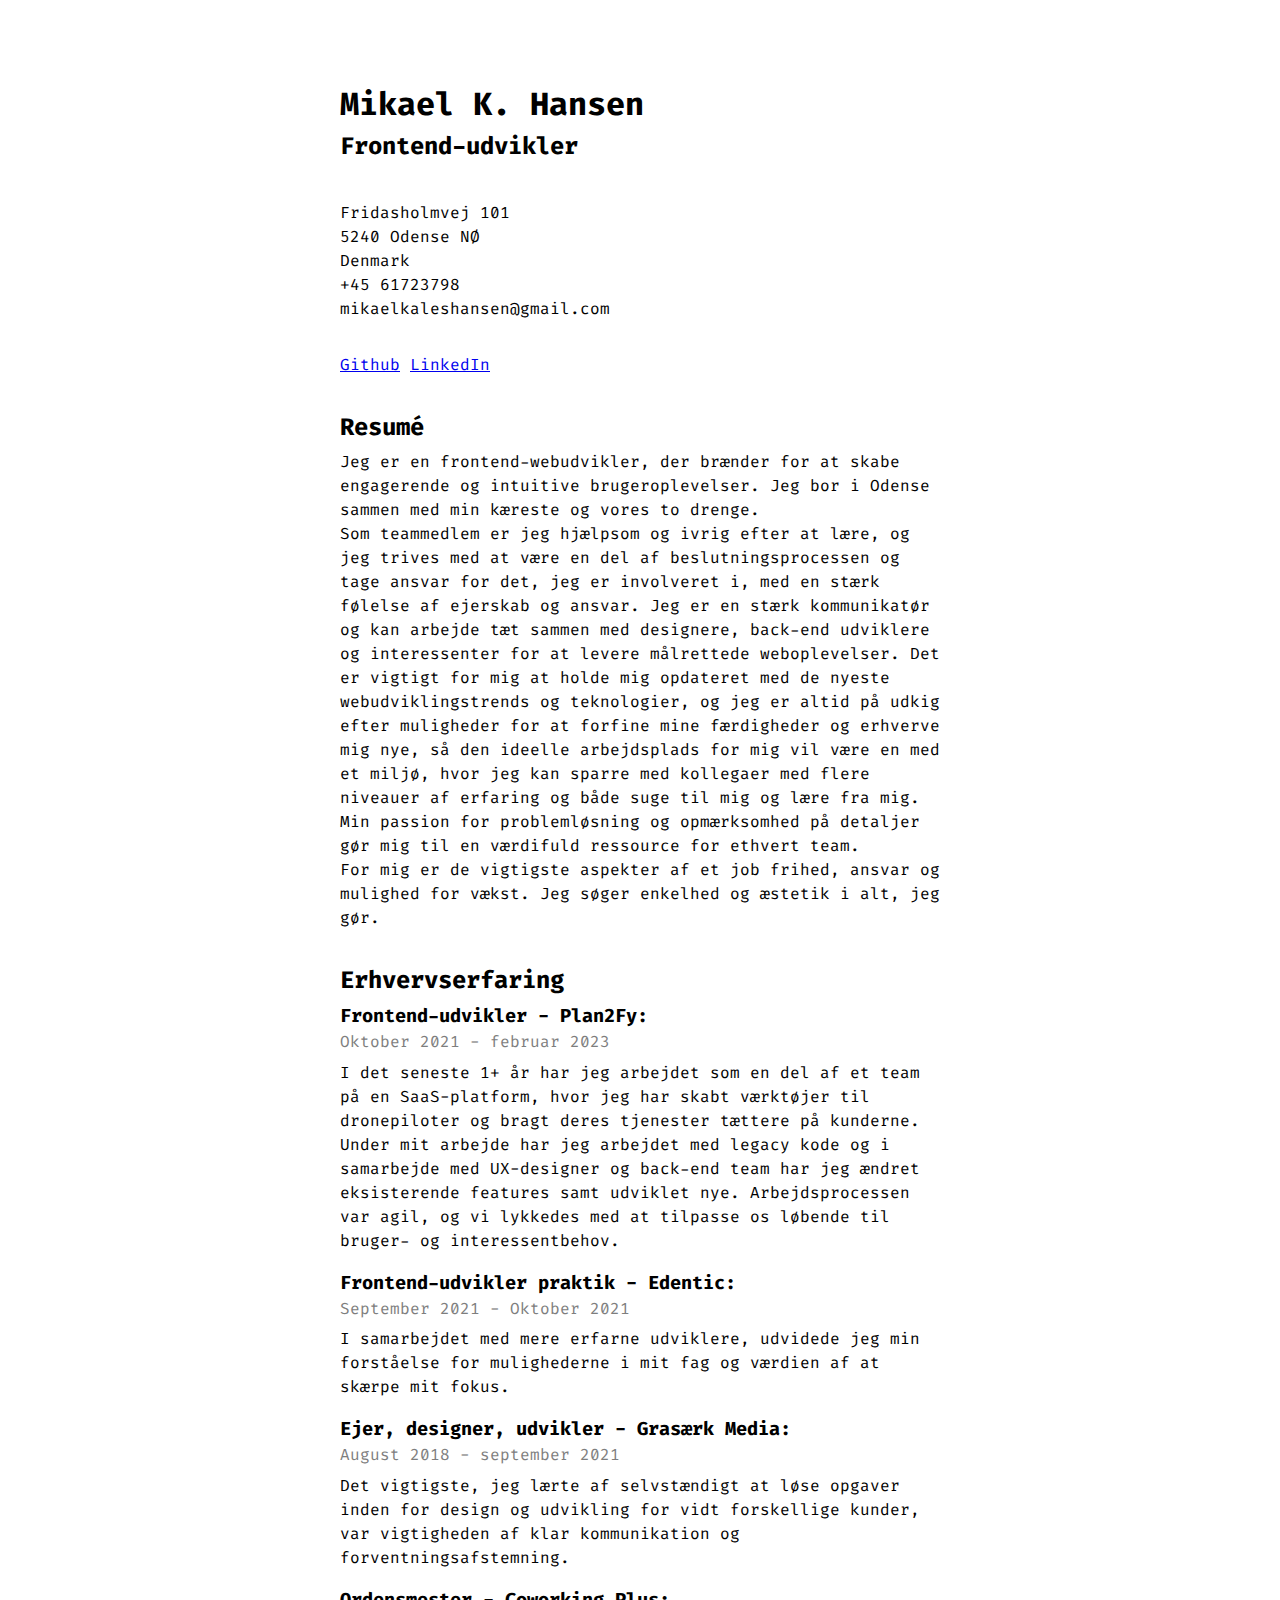
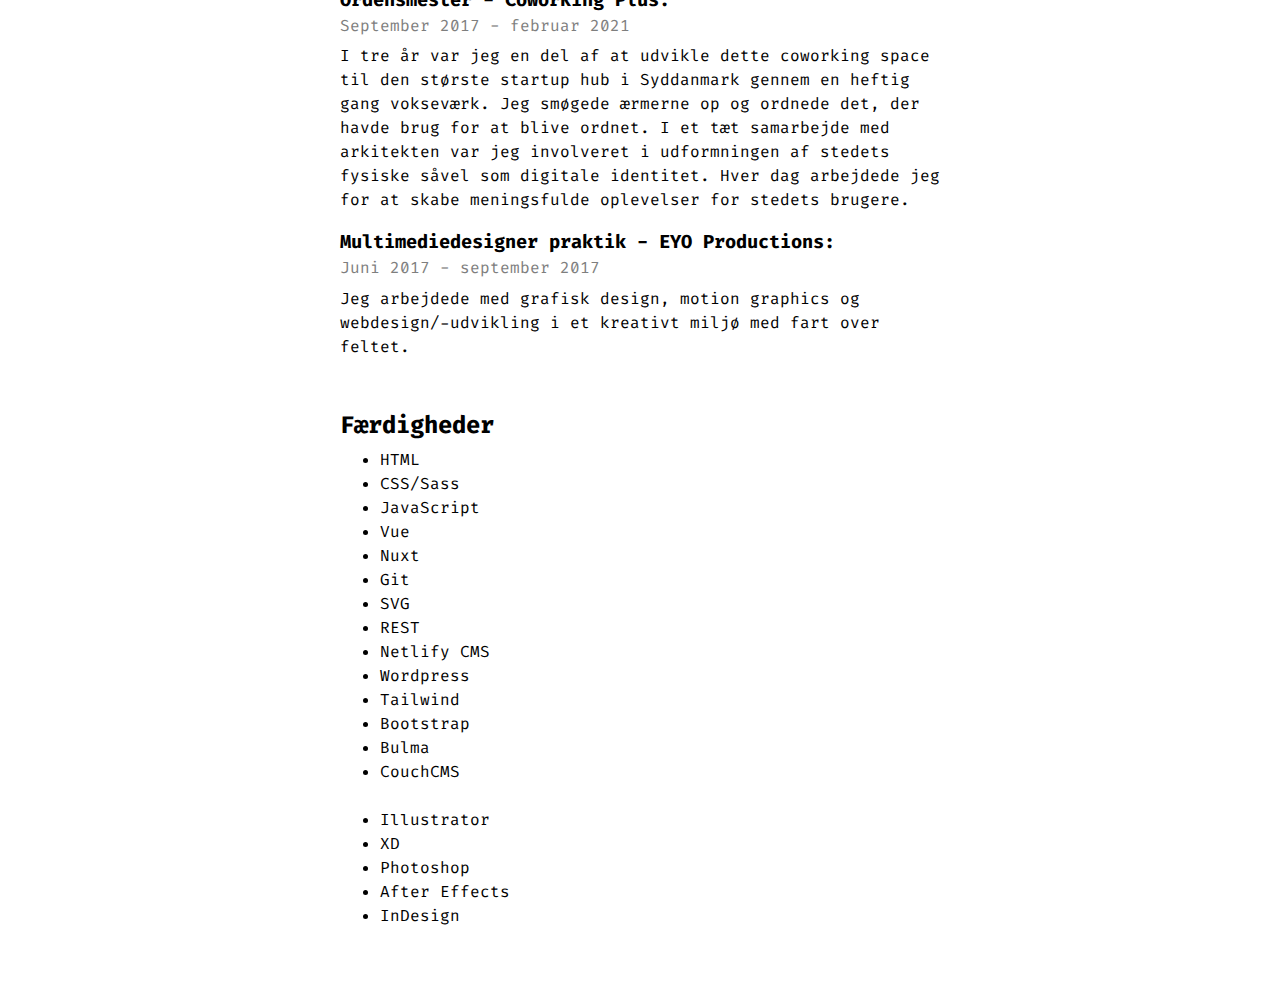
<file: index.html>
<!DOCTYPE html>
<html lang="da">
	<head>
		<meta charset="UTF-8" />
		<meta http-equiv="X-UA-Compatible" content="IE=edge" />
		<meta name="viewport" content="width=device-width, initial-scale=1.0" />
		<link rel="preconnect" href="https://fonts.googleapis.com" />
		<link rel="preconnect" href="https://fonts.gstatic.com" crossorigin />
		<link
			href="https://fonts.googleapis.com/css2?family=Fira+Code:wght@400;600&display=swap"
			rel="stylesheet"
		/>
		<link rel="stylesheet" href="/css/style.css" />
		<title>Mikael K. Hansen | Frontend-udvikler</title>
	</head>
	<body>
		<div class="page-wrapper">
			<div class="page-wrapper__inner-container">
				<div class="section">
					<h1>Mikael K. Hansen</h1>
					<h2>Frontend-udvikler</h2>
				</div>
				<div class="section">
					<span>Fridasholmvej 101</span>
					<br />
					<span>5240 Odense NØ</span>
					<br />
					<span>Denmark</span>
					<br />
					<span>+45 61723798</span>
					<br />
					<span>mikaelkaleshansen@gmail.com</span>
				</div>
				<div class="section">
					<a href="https://github.com/m-kales">Github</a>
					<a href="https://www.linkedin.com/in/mikael-kales-hansen-73a9167a"
						>LinkedIn</a
					>
				</div>
				<div class="section">
					<h2>Resumé</h2>
					<p>
						Jeg er en frontend-webudvikler, der brænder for at skabe engagerende
						og intuitive brugeroplevelser. Jeg bor i Odense sammen med min
						kæreste og vores to drenge.
						<br />
						Som teammedlem er jeg hjælpsom og ivrig efter at lære, og jeg trives
						med at være en del af beslutningsprocessen og tage ansvar for det,
						jeg er involveret i, med en stærk følelse af ejerskab og ansvar. Jeg
						er en stærk kommunikatør og kan arbejde tæt sammen med designere,
						back-end udviklere og interessenter for at levere målrettede
						weboplevelser. Det er vigtigt for mig at holde mig opdateret med de
						nyeste webudviklingstrends og teknologier, og jeg er altid på udkig
						efter muligheder for at forfine mine færdigheder og erhverve mig
						nye, så den ideelle arbejdsplads for mig vil være en med et miljø,
						hvor jeg kan sparre med kollegaer med flere niveauer af erfaring og
						både suge til mig og lære fra mig. Min passion for problemløsning og
						opmærksomhed på detaljer gør mig til en værdifuld ressource for
						ethvert team. <br />
						For mig er de vigtigste aspekter af et job frihed, ansvar og
						mulighed for vækst. Jeg søger enkelhed og æstetik i alt, jeg gør.
					</p>
				</div>
				<div class="section">
					<h2>Erhvervserfaring</h2>
					<ul class="container__articles">
						<li class="article">
							<h3>Frontend-udvikler - Plan2Fy:</h3>
							<span class="subtitle__duration"
								>Oktober 2021 - februar 2023</span
							>
							I det seneste 1+ år har jeg arbejdet som en del af et team på en
							SaaS-platform, hvor jeg har skabt værktøjer til dronepiloter og
							bragt deres tjenester tættere på kunderne. Under mit arbejde har
							jeg arbejdet med legacy kode og i samarbejde med UX-designer og
							back-end team har jeg ændret eksisterende features samt udviklet
							nye. Arbejdsprocessen var agil, og vi lykkedes med at tilpasse os
							løbende til bruger- og interessentbehov.
						</li>
						<li class="article">
							<h3>Frontend-udvikler praktik - Edentic:</h3>
							<span class="subtitle__duration"
								>September 2021 - Oktober 2021</span
							>
							I samarbejdet med mere erfarne udviklere, udvidede jeg min
							forståelse for mulighederne i mit fag og værdien af at skærpe mit
							fokus.
						</li>
						<li class="article">
							<h3>Ejer, designer, udvikler - Grasærk Media:</h3>
							<span class="subtitle__duration"
								>August 2018 - september 2021</span
							>
							Det vigtigste, jeg lærte af selvstændigt at løse opgaver inden for
							design og udvikling for vidt forskellige kunder, var vigtigheden
							af klar kommunikation og forventningsafstemning.
						</li>
						<li class="article">
							<h3>Ordensmester - Coworking Plus:</h3>
							<span class="subtitle__duration"
								>September 2017 - februar 2021</span
							>
							I tre år var jeg en del af at udvikle dette coworking space til
							den største startup hub i Syddanmark gennem en heftig gang
							vokseværk. Jeg smøgede ærmerne op og ordnede det, der havde brug
							for at blive ordnet. I et tæt samarbejde med arkitekten var jeg
							involveret i udformningen af stedets fysiske såvel som digitale
							identitet. Hver dag arbejdede jeg for at skabe meningsfulde
							oplevelser for stedets brugere.
						</li>
						<li class="article">
							<h3>Multimediedesigner praktik - EYO Productions:</h3>
							<span class="subtitle__duration">Juni 2017 - september 2017</span>
							Jeg arbejdede med grafisk design, motion graphics og
							webdesign/-udvikling i et kreativt miljø med fart over feltet.
						</li>
					</ul>
				</div>
				<div class="section">
					<h2>Færdigheder</h2>
					<ul>
						<li>HTML</li>
						<li>CSS/Sass</li>
						<li>JavaScript</li>
						<li>Vue</li>
						<li>Nuxt</li>
						<li>Git</li>
						<li>SVG</li>
						<li>REST</li>
						<li>Netlify CMS</li>
						<li>Wordpress</li>
						<li>Tailwind</li>
						<li>Bootstrap</li>
						<li>Bulma</li>
						<li>CouchCMS</li>
					</ul>
					<br />
					<ul>
						<li>Illustrator</li>
						<li>XD</li>
						<li>Photoshop</li>
						<li>After Effects</li>
						<li>InDesign</li>
					</ul>
				</div>
			</div>
		</div>
	</body>
</html>
</file>
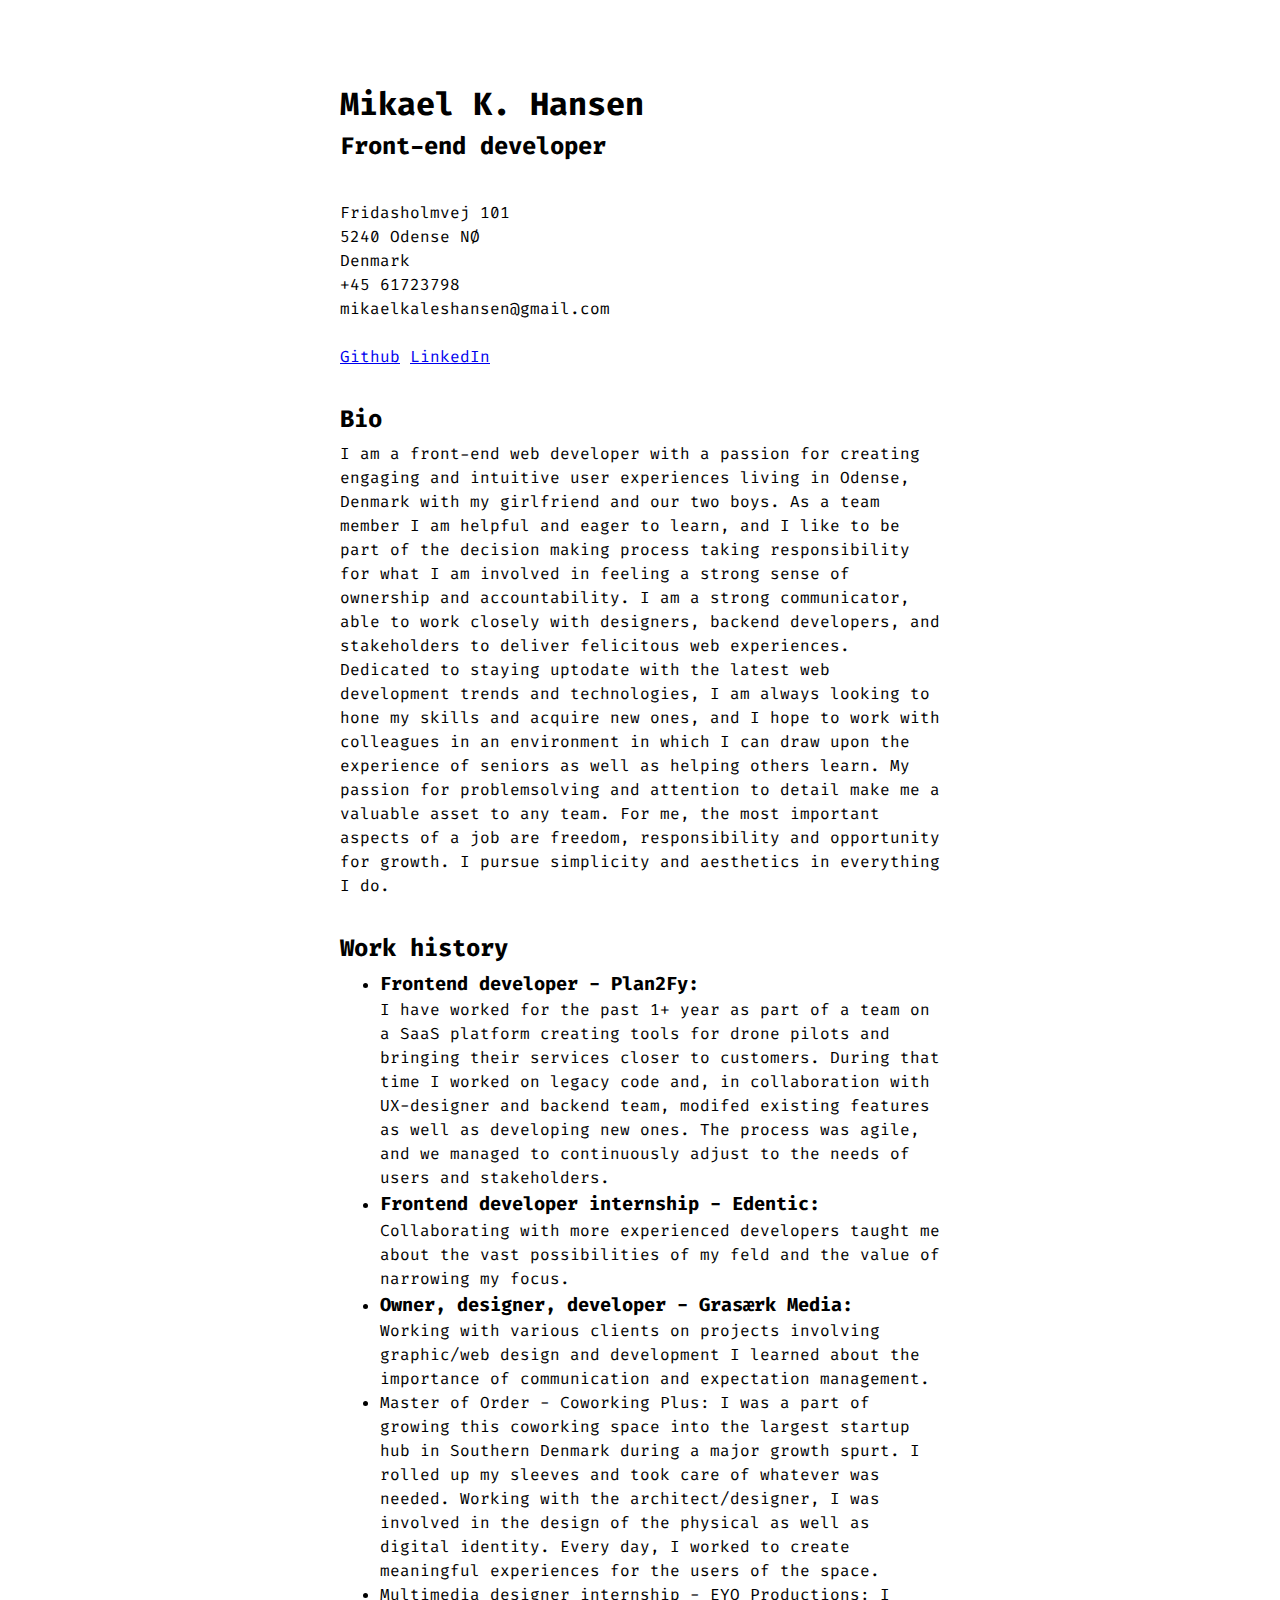
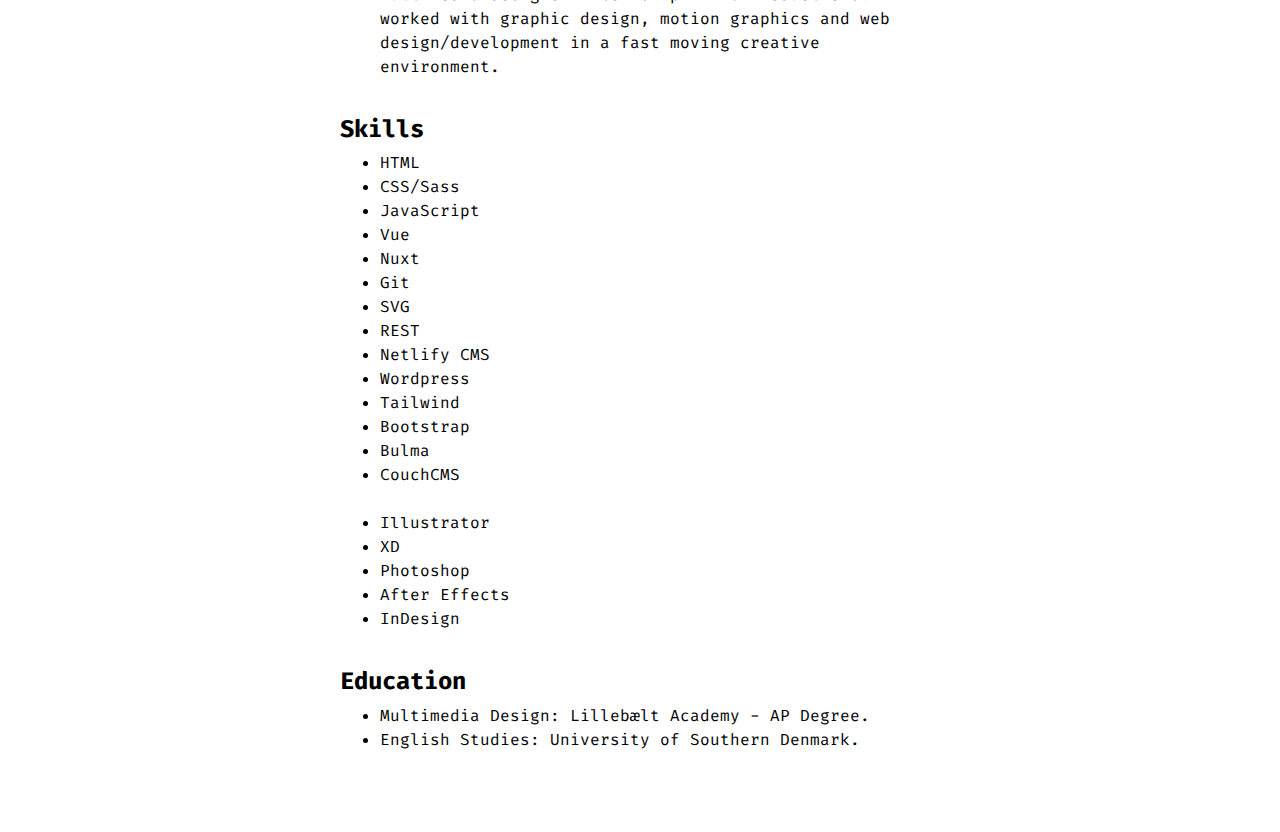
<file: index-en.html>
<!DOCTYPE html>
<html lang="en">
	<head>
		<meta charset="UTF-8" />
		<meta http-equiv="X-UA-Compatible" content="IE=edge" />
		<meta name="viewport" content="width=device-width, initial-scale=1.0" />
		<link rel="preconnect" href="https://fonts.googleapis.com" />
		<link rel="preconnect" href="https://fonts.gstatic.com" crossorigin />
		<link
			href="https://fonts.googleapis.com/css2?family=Fira+Code:wght@400;600&display=swap"
			rel="stylesheet"
		/>
		<link rel="stylesheet" href="/css/style.css" />
		<title>Mikael K. Hansen | Front-end developer</title>
	</head>
	<body>
		<div class="page-wrapper">
			<div class="page-wrapper__inner-container">
				<div class="section">
					<h1>Mikael K. Hansen</h1>
					<h2>Front-end developer</h2>
				</div>
				<div class="section">
					<span>Fridasholmvej 101</span>
					<br />
					<span>5240 Odense NØ</span>
					<br />
					<span>Denmark</span>
					<br />
					<span>+45 61723798</span>
					<br />
					<span>mikaelkaleshansen@gmail.com</span>
					<br />
					<br />
					<a href="https://github.com/m-kales">Github</a>
					<a href="https://www.linkedin.com/in/mikael-kales-hansen-73a9167a"
						>LinkedIn</a
					>
				</div>
				<div class="section">
					<h2>Bio</h2>
					<p>
						I am a front-end web developer with a passion for creating engaging
						and intuitive user experiences living in Odense, Denmark with my
						girlfriend and our two boys. As a team member I am helpful and eager
						to learn, and I like to be part of the decision making process
						taking responsibility for what I am involved in feeling a strong
						sense of ownership and accountability. I am a strong communicator,
						able to work closely with designers, backend developers, and
						stakeholders to deliver felicitous web experiences. Dedicated to
						staying uptodate with the latest web development trends and
						technologies, I am always looking to hone my skills and acquire new
						ones, and I hope to work with colleagues in an environment in which
						I can draw upon the experience of seniors as well as helping others
						learn. My passion for problemsolving and attention to detail make me
						a valuable asset to any team. For me, the most important aspects of
						a job are freedom, responsibility and opportunity for growth. I
						pursue simplicity and aesthetics in everything I do.
					</p>
				</div>
				<div class="section">
					<h2>Work history</h2>
					<ul>
						<li>
							<h3>Frontend developer - Plan2Fy:</h3>
							I have worked for the past 1+ year as part of a team on a SaaS
							platform creating tools for drone pilots and bringing their
							services closer to customers. During that time I worked on legacy
							code and, in collaboration with UX-designer and backend team,
							modifed existing features as well as developing new ones. The
							process was agile, and we managed to continuously adjust to the
							needs of users and stakeholders.
						</li>
						<li>
							<h3>Frontend developer internship - Edentic:</h3>
							Collaborating with more experienced developers taught me about the
							vast possibilities of my feld and the value of narrowing my focus.
						</li>
						<li>
							<h3>Owner, designer, developer - Grasærk Media:</h3>
							Working with various clients on projects involving graphic/web
							design and development I learned about the importance of
							communication and expectation management.
						</li>
						<li>
							Master of Order - Coworking Plus: I was a part of growing this
							coworking space into the largest startup hub in Southern Denmark
							during a major growth spurt. I rolled up my sleeves and took care
							of whatever was needed. Working with the architect/designer, I was
							involved in the design of the physical as well as digital
							identity. Every day, I worked to create meaningful experiences for
							the users of the space.
						</li>
						<li>
							Multimedia designer internship - EYO Productions: I worked with
							graphic design, motion graphics and web design/development in a
							fast moving creative environment.
						</li>
					</ul>
				</div>
				<div class="section">
					<h2>Skills</h2>
					<ul>
						<li>HTML</li>
						<li>CSS/Sass</li>
						<li>JavaScript</li>
						<li>Vue</li>
						<li>Nuxt</li>
						<li>Git</li>
						<li>SVG</li>
						<li>REST</li>
						<li>Netlify CMS</li>
						<li>Wordpress</li>
						<li>Tailwind</li>
						<li>Bootstrap</li>
						<li>Bulma</li>
						<li>CouchCMS</li>
					</ul>
					<br />
					<ul>
						<li>Illustrator</li>
						<li>XD</li>
						<li>Photoshop</li>
						<li>After Effects</li>
						<li>InDesign</li>
					</ul>
				</div>
				<div class="section">
					<h2>Education</h2>
					<ul>
						<li>Multimedia Design: Lillebælt Academy - AP Degree.</li>
						<li>English Studies: University of Southern Denmark.</li>
					</ul>
				</div>
			</div>
		</div>
	</body>
</html>
</file>
<file: css/style.css>
@import url('https://fonts.googleapis.com/css2?family=Fira+Code:wght@400;600&display=swap');

/*
  1. Use a more-intuitive box-sizing model.
*/
*,
*::before,
*::after {
	box-sizing: border-box;
}
/*
  2. Remove default margin
*/
* {
	margin: 0;
}
/*
  3. Allow percentage-based heights in the application
*/
html,
body {
	height: 100%;
}
/*
  Typographic tweaks!
  4. Add accessible line-height
  5. Improve text rendering
*/
body {
	line-height: 1.5;
	font-size: 16px;
	-webkit-font-smoothing: antialiased;
	font-family: 'Fira Code', monospace;
}
/*
  6. Improve media defaults
*/
img,
picture,
video,
canvas,
svg {
	display: block;
	max-width: 100%;
}
/*
  7. Remove built-in form typography styles
*/
input,
button,
textarea,
select {
	font: inherit;
}
/*
  8. Avoid text overflows
*/
p,
h1,
h2,
h3,
h4,
h5,
h6 {
	overflow-wrap: break-word;
}
/*
  9. Create a root stacking context
*/
#root,
#__next {
	isolation: isolate;
}

.page-wrapper {
	display: flex;
	flex-direction: column;
	align-items: center;
}

.page-wrapper__inner-container {
	display: flex;
	flex-direction: column;
	align-items: flex-start;
	max-width: 60ch;
	padding-block: 4em;
}

.section {
	margin-block: 1em;
}

.section > h2 {
	margin-bottom: 0.2em;
}

ul.container__articles {
	padding: 0;
}

li.article {
	list-style: none;
	margin-bottom: 1em;
}

.subtitle__duration {
	color: #7e7e7e;
	display: block;
	margin-bottom: 0.4em;
}

@media (max-width: 768px) {
	.page-wrapper__inner-container {
		padding: 1em;
	}
}
</file>
